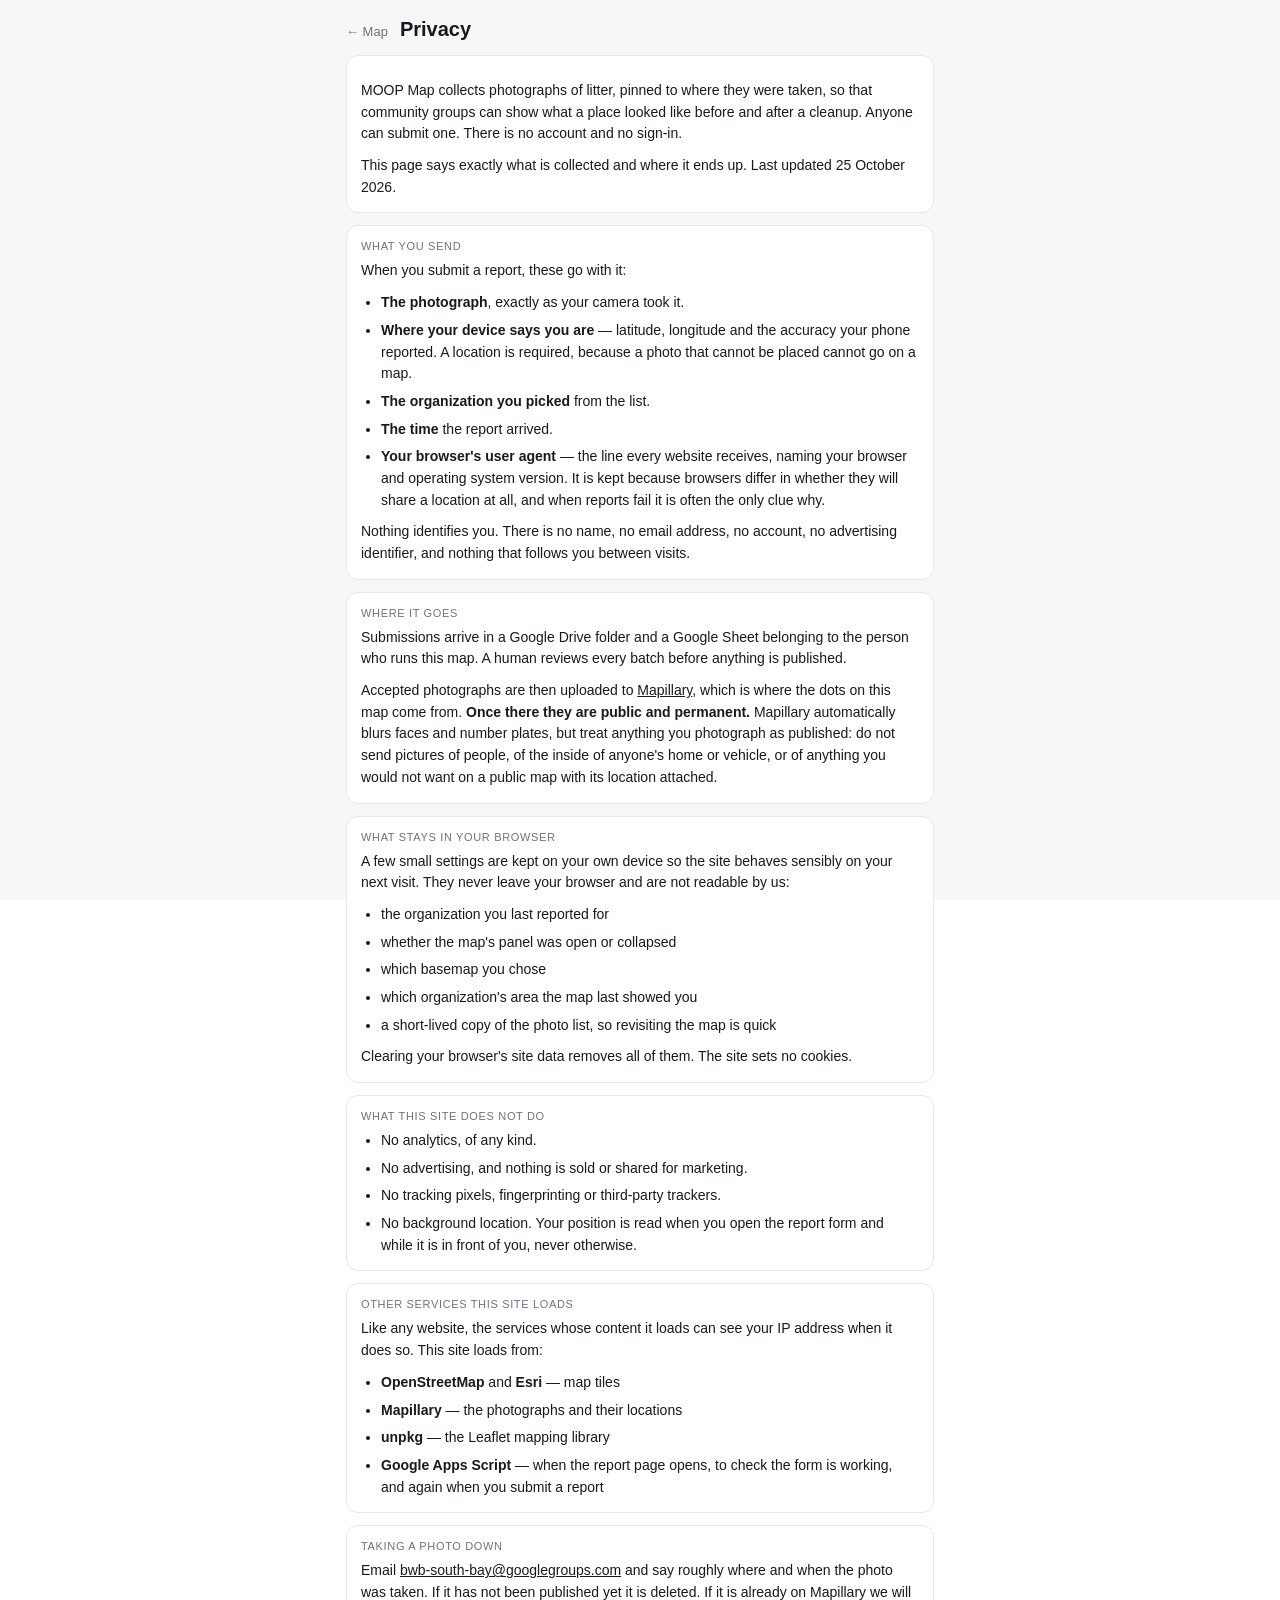
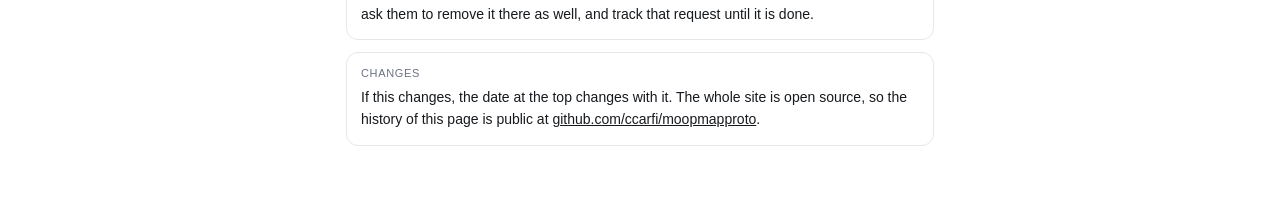
<file: privacy.html>
<!DOCTYPE html>
<html lang="en">
<head>
<meta charset="utf-8">
<meta name="viewport" content="width=device-width, initial-scale=1, viewport-fit=cover">
<title>Privacy — MOOP Map</title>

<link rel="icon" href="data:image/svg+xml,%3Csvg xmlns='http://www.w3.org/2000/svg' viewBox='0 0 32 32'%3E%3Ccircle cx='12' cy='13' r='6' fill='%23E4572E'/%3E%3Ccircle cx='21' cy='21' r='6' fill='%232E86AB'/%3E%3C/svg%3E">
<link rel="stylesheet" href="styles.css">
</head>
<body class="report-page">

<header class="report-header">
  <a class="report-back" href="./">&larr; Map</a>
  <h1>Privacy</h1>
</header>

<main class="report-main">

  <section class="field">
    <p class="prose">MOOP Map collects photographs of litter, pinned to where they
    were taken, so that community groups can show what a place looked like before
    and after a cleanup. Anyone can submit one. There is no account and no sign-in.</p>
    <p class="prose">This page says exactly what is collected and where it ends up.
    Last updated 25 October 2026.</p>
  </section>

  <section class="field">
    <span class="field-label">What you send</span>
    <p class="prose">When you submit a report, these go with it:</p>
    <ul class="prose">
      <li><strong>The photograph</strong>, exactly as your camera took it.</li>
      <li><strong>Where your device says you are</strong> — latitude, longitude and
        the accuracy your phone reported. A location is required, because a photo
        that cannot be placed cannot go on a map.</li>
      <li><strong>The organization you picked</strong> from the list.</li>
      <li><strong>The time</strong> the report arrived.</li>
      <li><strong>Your browser's user agent</strong> — the line every website
        receives, naming your browser and operating system version. It is kept
        because browsers differ in whether they will share a location at all, and
        when reports fail it is often the only clue why.</li>
    </ul>
    <p class="prose">Nothing identifies you. There is no name, no email address, no
    account, no advertising identifier, and nothing that follows you between visits.</p>
  </section>

  <section class="field">
    <span class="field-label">Where it goes</span>
    <p class="prose">Submissions arrive in a Google Drive folder and a Google Sheet
    belonging to the person who runs this map. A human reviews every batch before
    anything is published.</p>
    <p class="prose">Accepted photographs are then uploaded to
    <a href="https://www.mapillary.com/">Mapillary</a>, which is where the dots on
    this map come from. <strong>Once there they are public and permanent.</strong>
    Mapillary automatically blurs faces and number plates, but treat anything you
    photograph as published: do not send pictures of people, of the inside of
    anyone's home or vehicle, or of anything you would not want on a public map
    with its location attached.</p>
  </section>

  <section class="field">
    <span class="field-label">What stays in your browser</span>
    <p class="prose">A few small settings are kept on your own device so the site
    behaves sensibly on your next visit. They never leave your browser and are not
    readable by us:</p>
    <ul class="prose">
      <li>the organization you last reported for</li>
      <li>whether the map's panel was open or collapsed</li>
      <li>which basemap you chose</li>
      <li>which organization's area the map last showed you</li>
      <li>a short-lived copy of the photo list, so revisiting the map is quick</li>
    </ul>
    <p class="prose">Clearing your browser's site data removes all of them. The site
    sets no cookies.</p>
  </section>

  <section class="field">
    <span class="field-label">What this site does not do</span>
    <ul class="prose">
      <li>No analytics, of any kind.</li>
      <li>No advertising, and nothing is sold or shared for marketing.</li>
      <li>No tracking pixels, fingerprinting or third-party trackers.</li>
      <li>No background location. Your position is read when you open the report
        form and while it is in front of you, never otherwise.</li>
    </ul>
  </section>

  <section class="field">
    <span class="field-label">Other services this site loads</span>
    <p class="prose">Like any website, the services whose content it loads can see
    your IP address when it does so. This site loads from:</p>
    <ul class="prose">
      <li><strong>OpenStreetMap</strong> and <strong>Esri</strong> — map tiles</li>
      <li><strong>Mapillary</strong> — the photographs and their locations</li>
      <li><strong>unpkg</strong> — the Leaflet mapping library</li>
      <!-- "only when you submit" was already not true: the report page has
           checked the endpoint's version on load since the build badge
           shipped, and now checks whether it is answering at all (#61). -->
      <li><strong>Google Apps Script</strong> — when the report page opens, to
      check the form is working, and again when you submit a report</li>
    </ul>
  </section>

  <section class="field">
    <span class="field-label">Taking a photo down</span>
    <p class="prose">Email
    <a href="mailto:bwb-south-bay@googlegroups.com">bwb-south-bay@googlegroups.com</a>
    and say roughly where and when the photo was taken. If it has not been published
    yet it is deleted. If it is already on Mapillary we will ask them to remove it
    there as well, and track that request until it is done.</p>
  </section>

  <section class="field">
    <span class="field-label">Changes</span>
    <p class="prose">If this changes, the date at the top changes with it. The whole
    site is open source, so the history of this page is public at
    <a href="https://github.com/ccarfi/moopmapproto">github.com/ccarfi/moopmapproto</a>.</p>
  </section>

</main>

</body>
</html>
</file>
<file: styles.css>
:root {
  --bg: #ffffff;
  --fg: #16191d;
  --muted: #6b7280;
  --line: #e5e7eb;
  --shadow: 0 6px 24px rgba(0, 0, 0, .16);
  --panel-w: 380px;
  --font: -apple-system, BlinkMacSystemFont, "Segoe UI", Roboto, Helvetica, Arial, sans-serif;
  --mono: ui-monospace, SFMono-Regular, Menlo, Consolas, monospace;
}

* { box-sizing: border-box; }

html, body {
  margin: 0;
  height: 100%;
  font-family: var(--font);
  color: var(--fg);
  background: var(--bg);
}

#map {
  position: absolute;
  inset: 0;
  z-index: 0;
}

/* ------------------------------------------------------------------ legend */

.legend {
  position: absolute;
  top: 12px;
  right: 12px;
  z-index: 1000;
  background: var(--bg);
  border: 1px solid var(--line);
  border-radius: 10px;
  box-shadow: var(--shadow);
  padding: 10px 12px;
  min-width: 190px;
  font-size: 13px;
}

.legend-toggle {
  display: flex;
  align-items: center;
  gap: 7px;
  width: 100%;
  border: 0;
  background: none;
  color: var(--fg);
  font-family: inherit;
  font-size: 12px;
  padding: 0;
  cursor: pointer;
}

.legend-icon { flex: none; }

/* No label between them now, so push the chevron to the far side. */
.legend-toggle > .legend-icon { margin-right: auto; }

.legend-chev {
  flex: none;
  color: var(--muted);
  transform: rotate(180deg);
  transition: transform .15s ease;
}

.legend-toggle:focus-visible { outline: 2px solid var(--fg); outline-offset: 3px; }

/* Collapsed: the card shrinks to just its header button. */
.legend.is-collapsed .legend-body { display: none; }

.legend.is-collapsed { min-width: 0; }

.legend.is-collapsed .legend-chev { transform: rotate(0deg); }

.legend-body { margin-top: 9px; }

@media (prefers-reduced-motion: reduce) {
  .legend-chev { transition: none; }
}

.legend-title {
  font-size: 11px;
  text-transform: uppercase;
  letter-spacing: .06em;
  color: var(--muted);
  margin-bottom: 8px;
}

.legend-row {
  display: flex;
  align-items: center;
  gap: 8px;
  padding: 4px 0;
  cursor: pointer;
  user-select: none;
}

.legend-row input { margin: 0; cursor: pointer; }

.legend-toggle-box {
  display: flex;
  align-items: center;
  gap: 8px;
  cursor: pointer;
  flex: none;
}

.swatch {
  width: 12px;
  height: 12px;
  border-radius: 50%;
  border: 1.5px solid #fff;
  box-shadow: 0 0 0 1px rgba(0, 0, 0, .18);
  flex: none;
}

/* A button, because it flies the map to that chapter. Styled as plain text so
   the legend still reads as a legend. */
.legend-label {
  flex: 1;
  min-width: 0;
  white-space: nowrap;
  overflow: hidden;
  text-overflow: ellipsis;
  border: 0;
  background: none;
  padding: 0;
  margin: 0;
  font: inherit;
  color: inherit;
  text-align: left;
  cursor: pointer;
}

.legend-label:hover { text-decoration: underline; }

.legend-label:focus-visible { outline: 2px solid var(--fg); outline-offset: 2px; }

.legend-section {
  margin-top: 10px;
  padding-top: 9px;
  border-top: 1px solid var(--line);
}

.legend-body > :first-child.legend-section {
  margin-top: 0;
  padding-top: 0;
  border-top: 0;
}

#legend-accounts[hidden] + .legend-section {
  margin-top: 0;
  padding-top: 0;
  border-top: 0;
}

.date-row {
  display: flex;
  gap: 6px;
}

.date-field {
  flex: 1;
  /* Without this the field inherits min-width:auto and refuses to shrink below
     the date control's intrinsic width. WebKit reserves a lot of room for a
     native date picker, so on iPhone the value overflows its box and pushes
     the whole legend card wide. */
  min-width: 0;
  display: flex;
  flex-direction: column;
  gap: 3px;
  font-size: 11px;
  color: var(--muted);
  cursor: pointer;
}

.date-field input {
  font-family: inherit;
  font-size: 12px;
  color: var(--fg);
  background: var(--bg);
  border: 1px solid var(--line);
  border-radius: 7px;
  padding: 4px 6px;
  width: 100%;
  min-width: 0;
  max-width: 100%;
  cursor: pointer;
  /* Stops WebKit applying its own chrome and intrinsic sizing to the control. */
  -webkit-appearance: none;
  appearance: none;
  text-align: left;
}

.date-field input:focus-visible { outline: 2px solid var(--fg); outline-offset: 1px; }

.date-foot {
  display: flex;
  align-items: center;
  gap: 8px;
  min-height: 16px;
  margin-top: 6px;
}

.date-note {
  flex: 1;
  font-size: 11px;
  color: var(--muted);
  font-variant-numeric: tabular-nums;
}

.date-note.is-warn { color: #b45309; }

.date-clear {
  border: 1px solid var(--line);
  background: var(--bg);
  color: var(--muted);
  border-radius: 6px;
  padding: 2px 8px;
  font-size: 11px;
  font-family: inherit;
  cursor: pointer;
  flex: none;
}

.date-clear[hidden] { display: none; }

.date-clear:hover { background: #f9fafb; color: var(--fg); }

.basemap-switch {
  display: flex;
  gap: 4px;
}

.basemap-btn {
  flex: 1;
  border: 1px solid var(--line);
  background: var(--bg);
  color: var(--muted);
  border-radius: 7px;
  padding: 5px 8px;
  font-size: 12px;
  font-family: inherit;
  cursor: pointer;
  white-space: nowrap;
}

.basemap-btn:hover { background: #f9fafb; color: var(--fg); }

.basemap-btn.is-active {
  background: var(--fg);
  border-color: var(--fg);
  color: #fff;
}

.basemap-btn:focus-visible { outline: 2px solid var(--fg); outline-offset: 1px; }

/* Aerial imagery is busy — thicken the white outlines so markers stay legible. */
.basemap-dark path.leaflet-interactive { stroke-width: 2.5; }

.basemap-dark .cluster { box-shadow: 0 1px 7px rgba(0, 0, 0, .65); }

.legend-count {
  font-variant-numeric: tabular-nums;
  color: var(--muted);
  font-size: 12px;
  white-space: nowrap;
  flex: none;
}

/* ------------------------------------------------------- loading / banner */

.loading {
  position: absolute;
  top: 12px;
  left: 50%;
  transform: translateX(-50%);
  z-index: 1000;
  display: flex;
  align-items: center;
  gap: 8px;
  background: var(--bg);
  border: 1px solid var(--line);
  border-radius: 999px;
  box-shadow: var(--shadow);
  padding: 7px 14px;
  font-size: 13px;
}

.loading[hidden] { display: none; }

.spinner {
  width: 13px;
  height: 13px;
  border: 2px solid var(--line);
  border-top-color: var(--muted);
  border-radius: 50%;
  animation: spin .7s linear infinite;
  flex: none;
}

@keyframes spin { to { transform: rotate(360deg); } }

@media (prefers-reduced-motion: reduce) {
  .spinner { animation-duration: 2.4s; }
}

.banner {
  position: absolute;
  top: 12px;
  left: 50%;
  transform: translateX(-50%);
  z-index: 1001;
  max-width: min(560px, calc(100vw - 24px));
  display: flex;
  align-items: flex-start;
  gap: 10px;
  background: #fff7ed;
  border: 1px solid #fdba74;
  color: #7c2d12;
  border-radius: 10px;
  box-shadow: var(--shadow);
  padding: 10px 12px;
  font-size: 13px;
  line-height: 1.4;
}

.banner[hidden] { display: none; }

.banner-close {
  background: none;
  border: 0;
  font-size: 18px;
  line-height: 1;
  cursor: pointer;
  color: inherit;
  padding: 0 2px;
}

/* ----------------------------------------------------------- overlay card */

.overlay {
  position: absolute;
  inset: 0;
  z-index: 1200;
  display: grid;
  place-items: center;
  background: rgba(255, 255, 255, .72);
  padding: 24px;
}

.overlay[hidden] { display: none; }

.overlay-card {
  background: var(--bg);
  border: 1px solid var(--line);
  border-radius: 12px;
  box-shadow: var(--shadow);
  padding: 20px 22px;
  max-width: 440px;
  text-align: center;
}

.overlay-card h2 { margin: 0 0 8px; font-size: 17px; }

.overlay-card p {
  margin: 0 0 14px;
  font-size: 13.5px;
  line-height: 1.5;
  color: var(--muted);
  overflow-wrap: anywhere;
}

.btn {
  display: inline-block;
  background: var(--fg);
  color: #fff;
  border: 0;
  border-radius: 8px;
  padding: 9px 16px;
  font-size: 13px;
  font-family: inherit;
  cursor: pointer;
  text-decoration: none;
}

.btn[hidden] { display: none; }

.btn:hover { opacity: .88; }

/* ------------------------------------------------------------------ panel */

.panel {
  position: absolute;
  top: 0;
  right: 0;
  bottom: 0;
  width: var(--panel-w);
  z-index: 1100;
  background: var(--bg);
  border-left: 1px solid var(--line);
  box-shadow: var(--shadow);
  overflow-y: auto;
  -webkit-overflow-scrolling: touch;
}

.panel[hidden] { display: none; }

.panel-close {
  position: absolute;
  top: 8px;
  right: 8px;
  z-index: 2;
  width: 30px;
  height: 30px;
  border-radius: 50%;
  border: 0;
  background: rgba(0, 0, 0, .55);
  color: #fff;
  font-size: 20px;
  line-height: 1;
  cursor: pointer;
}

.panel-body { padding-bottom: 20px; }

.photo {
  position: relative;
  background: #f3f4f6;
  min-height: 180px;
  display: grid;
  place-items: center;
}

.photo img {
  display: block;
  width: 100%;
  height: auto;
  opacity: 0;
  transition: opacity .2s ease;
}

.photo img.loaded { opacity: 1; }

.photo img.loaded { cursor: zoom-in; }

.photo-zoom {
  position: absolute;
  right: 10px;
  bottom: 10px;
  width: 34px;
  height: 34px;
  display: grid;
  place-items: center;
  border: 0;
  border-radius: 8px;
  background: rgba(0, 0, 0, .58);
  color: #fff;
  cursor: pointer;
  padding: 0;
  -webkit-backdrop-filter: blur(3px);
  backdrop-filter: blur(3px);
}

.photo-zoom[hidden] { display: none; }

.photo-zoom:hover { background: rgba(0, 0, 0, .78); }

.photo-zoom:focus-visible { outline: 2px solid #fff; outline-offset: 2px; }

.photo-status {
  position: absolute;
  inset: 0;
  display: grid;
  place-items: center;
  font-size: 13px;
  color: var(--muted);
  padding: 16px;
  text-align: center;
}

.badge-wrap { padding: 14px 16px 0; }

.badge {
  display: inline-block;
  color: #fff;
  border-radius: 999px;
  padding: 4px 11px;
  font-size: 12px;
  font-weight: 600;
}

.rows { padding: 12px 16px 4px; }

.row {
  display: grid;
  grid-template-columns: 92px 1fr;
  gap: 10px;
  padding: 7px 0;
  border-bottom: 1px solid var(--line);
  font-size: 13px;
  align-items: baseline;
}

.row-label { color: var(--muted); }

.row-value { overflow-wrap: anywhere; }

.seq { display: flex; align-items: center; gap: 8px; }

.seq code {
  font-family: var(--mono);
  font-size: 12px;
  background: #f3f4f6;
  border-radius: 5px;
  padding: 2px 6px;
}

.copy {
  border: 1px solid var(--line);
  background: var(--bg);
  border-radius: 6px;
  padding: 3px 8px;
  font-size: 11px;
  font-family: inherit;
  cursor: pointer;
  flex: none;
}

.copy:hover { background: #f9fafb; }

.link { margin: 14px 16px 0; }

/* ---------------------------------------------------------------- markers */

.cluster-wrap { background: none; border: 0; }

.cluster {
  width: 100%;
  height: 100%;
  border-radius: 50%;
  display: grid;
  place-items: center;
  color: #fff;
  font-size: 12px;
  font-weight: 600;
  border: 2px solid #fff;
  box-shadow: 0 1px 5px rgba(0, 0, 0, .35);
}

/* ------------------------------------------------------------- full screen */

.lightbox {
  position: fixed;
  inset: 0;
  z-index: 2000;
  background: rgba(0, 0, 0, .93);
}

.lightbox[hidden] { display: none; }

/* Scroll container: at fit size nothing scrolls, but zoomed in this is what
   lets you pan around a 4032px photo on a phone. */
.lightbox-stage {
  position: absolute;
  inset: 0;
  overflow: auto;
  display: grid;
  place-items: center;
  padding: 16px;
  -webkit-overflow-scrolling: touch;
  overscroll-behavior: contain;
}

/* Fit mode: whole photo visible.
   Viewport units, not percentages: a percentage max-height against an
   auto-sized grid track is circular, so the browser ignores it and tall
   photos overflow a short window. The 32px matches .lightbox-stage's padding. */
.lightbox img {
  max-width: calc(100vw - 32px);
  max-height: calc(100vh - 32px);
  width: auto;
  height: auto;
  object-fit: contain;
  cursor: zoom-in;
}

@supports (height: 100dvh) {
  /* dvh tracks the mobile URL bar showing and hiding. */
  .lightbox img { max-height: calc(100dvh - 32px); }
}

/* Zoomed: actual pixels, panned by scrolling the stage. Fitting a landscape
   photo to a portrait phone can render it smaller than the sidebar did, so
   this is what actually delivers "more detail" on mobile. */
.lightbox.zoomed .lightbox-stage { place-items: start; }

.lightbox.zoomed img {
  max-width: none;
  max-height: none;
  cursor: zoom-out;
}

.lightbox-close {
  position: fixed;
  top: calc(12px + env(safe-area-inset-top));
  right: calc(12px + env(safe-area-inset-right));
  z-index: 1;
  width: 42px;
  height: 42px;
  border-radius: 50%;
  border: 0;
  background: rgba(255, 255, 255, .16);
  color: #fff;
  font-size: 26px;
  line-height: 1;
  cursor: pointer;
  -webkit-backdrop-filter: blur(3px);
  backdrop-filter: blur(3px);
}

.lightbox-close:hover { background: rgba(255, 255, 255, .28); }

.lightbox-close:focus-visible { outline: 2px solid #fff; outline-offset: 2px; }

.lightbox-hint {
  position: fixed;
  left: 50%;
  bottom: calc(14px + env(safe-area-inset-bottom));
  transform: translateX(-50%);
  color: rgba(255, 255, 255, .72);
  font-size: 12px;
  pointer-events: none;
}

.lightbox-hint:empty { display: none; }

/* Stop the page behind the photo from scrolling on touch devices. */
body.lightbox-open { overflow: hidden; }

/* ----------------------------------------------------------- small screens */

@media (max-width: 767px) {
  .panel {
    top: auto;
    left: 0;
    right: 0;
    bottom: 0;
    width: auto;
    height: 70vh;
    height: 70dvh;
    border-left: 0;
    border-top: 1px solid var(--line);
    border-radius: 14px 14px 0 0;
  }

  .legend {
    top: 8px;
    right: 8px;
    padding: 8px 10px;
    min-width: 0;
    font-size: 12px;
  }

  .row { grid-template-columns: 84px 1fr; }
}

@media (max-width: 520px) {
  /* Two native date controls side by side don't fit a phone-width legend card
     once WebKit has had its say, so stack them and let each have the full
     width. Costs ~30px of height and removes the overflow entirely. */
  .date-row { flex-direction: column; gap: 5px; }

  .legend { max-width: calc(100vw - 16px); }
}

/* ============================================================== report page */

.report-page {
  background: #f7f7f8;
  min-height: 100%;
}

.report-header {
  display: flex;
  align-items: baseline;
  gap: 12px;
  flex-wrap: wrap;
  max-width: 620px;
  margin: 0 auto;
  padding: 18px 16px 0;
}

.report-header h1 {
  margin: 0;
  font-size: 20px;
}

.report-back {
  color: var(--muted);
  text-decoration: none;
  font-size: 13px;
}

.report-back:hover { color: var(--fg); }

.report-main {
  max-width: 620px;
  margin: 0 auto;
  padding: 14px 16px 40px;
}

.field {
  background: var(--bg);
  border: 1px solid var(--line);
  border-radius: 12px;
  padding: 14px;
  margin-bottom: 12px;
}

.field-label {
  display: block;
  font-size: 11px;
  text-transform: uppercase;
  letter-spacing: .06em;
  color: var(--muted);
  margin-bottom: 8px;
}

.field-input {
  width: 100%;
  min-width: 0;
  font-family: inherit;
  /* 16px keeps iOS from zooming the page when a control takes focus. */
  font-size: 16px;
  color: var(--fg);
  background: var(--bg);
  border: 1px solid var(--line);
  border-radius: 8px;
  padding: 9px 10px;
}

select.field-input { -webkit-appearance: none; appearance: none; cursor: pointer; }

.field-hint {
  margin: 8px 0 0;
  font-size: 12.5px;
  line-height: 1.45;
  color: var(--muted);
}

/* Honeypot: off-screen rather than display:none, which some bots skip. */
.hp {
  position: absolute;
  left: -9999px;
  width: 1px;
  height: 1px;
  overflow: hidden;
}

.mini-map {
  height: 220px;
  border-radius: 9px;
  border: 1px solid var(--line);
  overflow: hidden;
}

.file-list {
  list-style: none;
  margin: 10px 0 0;
  padding: 0;
}

.file-row {
  display: flex;
  align-items: center;
  gap: 8px;
  padding: 7px 0;
  border-top: 1px solid var(--line);
  font-size: 13px;
}

.file-name {
  flex: 1;
  min-width: 0;
  overflow: hidden;
  text-overflow: ellipsis;
  white-space: nowrap;
}

.file-status {
  flex: none;
  color: var(--muted);
  font-size: 12px;
}

.file-row.is-sent .file-status { color: #15803d; }

.file-row.is-failed .file-status,
.file-row.is-too-big .file-status,
.file-row.is-bad-type .file-status { color: #b91c1c; }

.file-retry {
  flex: none;
  border: 1px solid var(--line);
  background: var(--bg);
  border-radius: 6px;
  padding: 3px 8px;
  font-size: 11px;
  font-family: inherit;
  cursor: pointer;
}

.btn-primary {
  width: 100%;
  padding: 13px;
  font-size: 15px;
  border-radius: 10px;
}

.btn-primary:disabled {
  background: #d1d5db;
  cursor: not-allowed;
}

/* Sending is not the same state as "you cannot submit yet", and it should stop
   borrowing its costume. :disabled above is white text on #d1d5db — about
   1.5:1, against the 4.5:1 WCAG asks for. The one moment this button has
   something to say was the moment it said it least legibly.

   So while sending it keeps the primary fill (white on near-black, ~15:1) and
   stays disabled only to block a second submit. The progress fill is a
   gradient with a hard stop rather than a child element, because the send
   handler writes the button's textContent and would wipe any children. */
.btn-primary.is-sending,
.btn-primary.is-sending:disabled {
  background-color: var(--fg);
  background-image: linear-gradient(
    to right,
    rgba(255, 255, 255, .24) var(--fill, 0%),
    rgba(255, 255, 255, 0) var(--fill, 0%));
  color: #fff;
  cursor: progress;
}

.btn-secondary {
  margin-top: 10px;
  background: var(--bg);
  color: var(--fg);
  border: 1px solid var(--line);
}

.btn-secondary:hover { background: #f9fafb; }

.notice {
  border-radius: 9px;
  padding: 10px 12px;
  font-size: 13px;
  line-height: 1.45;
  margin-bottom: 12px;
}

.notice.is-warn {
  background: #fff7ed;
  border: 1px solid #fdba74;
  color: #7c2d12;
}

.notice[hidden] { display: none; }

.result {
  border-radius: 12px;
  padding: 16px;
  margin-top: 14px;
  font-size: 14px;

  /* The action goes first visually, the message after it.
     On a phone this block lands at the very bottom of a long form, so
     whatever is last in it falls below the fold — measured at 43px for the
     button. Putting the button at the top of the block keeps it whole, and
     lets the heading peek up instead.
     Done with `order` rather than by reordering the DOM so a screen reader
     still hears "Photo sent" before it is offered the next action. Safe
     because the block holds exactly one focusable element, so visual and
     focus order cannot disagree. */
  display: flex;
  flex-direction: column;
  align-items: stretch;
}

.result .btn { order: -1; margin-bottom: 12px; }

.result p { margin: 6px 0 0; line-height: 1.5; }

.result.is-ok { background: #f0fdf4; border: 1px solid #86efac; color: #14532d; }

.result.is-warn { background: #fff7ed; border: 1px solid #fdba74; color: #7c2d12; }

.result[hidden] { display: none; }

/* The "Send another photo" button inside the confirmation. */
.result .btn { width: 100%; }

.file-pick { display: flex; align-items: center; gap: 10px; flex-wrap: wrap; }
.file-pick-btn { flex: none; margin: 0; cursor: pointer; }
.file-pick-name {
  font-size: 14px; color: var(--muted); word-break: break-word; min-width: 0;
}

/* Visually hidden, deliberately not display:none — that would take the input
   out of the tab order and strand keyboard users with a button they cannot
   reach. */
.file-input-hidden {
  position: absolute; width: 1px; height: 1px; padding: 0; margin: -1px;
  overflow: hidden; clip: rect(0 0 0 0); white-space: nowrap; border: 0;
}

/* The real focus lands on the invisible input, so the visible button has to
   show it instead. */
.file-pick:focus-within .file-pick-btn {
  outline: 2px solid var(--fg); outline-offset: 2px;
}

.field-hint.is-hint { color: var(--warn, #b45309); }

/* The location notice carries steps now, not a sentence. Numbered, because
   the order matters and people follow them one-handed while standing up. */
#loc-help p { margin: 0; }
#loc-help strong { display: block; margin-top: 10px; }
#loc-help ol { margin: 6px 0 0; padding-left: 20px; }
#loc-help li { margin: 3px 0; line-height: 1.45; }

/* The map is not a target until the device has had its turn. Dimmed and
   inert, so "waiting" and "ready" are not the same picture. */
.mini-map.is-waiting { opacity: .55; }
.mini-map.is-waiting .leaflet-container { cursor: default; }

.btn-link {
  background: none; border: none; padding: 6px 0; text-decoration: underline;
  color: var(--muted); font-size: 13px; cursor: pointer; display: block;
}
.btn-link:hover { color: var(--fg); }
.btn-link[hidden] { display: none; }

.disagree-row {
  display: flex; gap: 8px; margin-top: 10px; flex-wrap: wrap;
}
/* Neither answer is preselected — the phone is sometimes the one that's wrong. */
.disagree-row .btn { flex: 1 1 auto; min-width: 140px; }
#geo-disagree p { margin: 0; }

/* Sits inside the Photo card now (#42), so it needs its own separation from
   the picker above it — previously the gap came from being a block of its own
   between two cards. */
#submit-area { margin-top: 14px; }

/* Empty far more often than not now (#44), and an empty <p> still carries its
   margin — which would leave a gap under the button for nothing. */
#submit-note:empty { display: none; }

#submit-area[hidden] { display: none; }

/* Stand the form down once a report is sent: still readable, so someone can
   check the pin they just sent, but plainly no longer the live thing. */
#report-form.is-done .field { opacity: .55; }

.report-link {
  display: block;
  text-align: center;
  background: var(--fg);
  color: #fff;
  text-decoration: none;
  border-radius: 8px;
  padding: 8px;
  font-size: 12px;
}

.report-link:hover { opacity: .88; }

.field-required {
  font-style: normal;
  color: #b45309;
  letter-spacing: 0;
  text-transform: none;
  font-size: 11px;
}

.notice { margin-top: 10px; margin-bottom: 0; }

/* Report form on a phone: keep "Send photo" above the fold.
 *
 * Must live at the end of the file. The base .mini-map rule is declared later
 * than the earlier @media block, and at equal specificity the last declaration
 * wins — so an override placed further up is silently ignored.
 *
 * Shortening every line of microcopy to one line was not enough on its own;
 * the map is the single biggest consumer of vertical space here, and 150px is
 * still ample for confirming or dragging a pin. */
@media (max-width: 520px) {
  .mini-map { height: 150px; }

  .report-header { padding-top: 12px; }

  .field { padding: 12px; margin-bottom: 10px; }

  .report-main { padding-top: 10px; }
}

/* ----------------------------------------------------------------- version */

/* Deliberately quiet while everything is current — it is only ever consulted
   on purpose. It stops being quiet the moment the build is stale, which is
   the one time it has something to say. */
.version {
  font-size: 11px;
  line-height: 1.4;
  color: var(--muted);
}

.version[hidden] { display: none; }

.version-btn {
  font: inherit;
  color: inherit;
  background: none;
  border: 0;
  padding: 4px 6px;
  margin: 0;
  cursor: pointer;
  border-radius: 6px;
  font-variant-numeric: tabular-nums;
}

.version-btn:hover { color: var(--fg); }

.version-detail {
  padding: 2px 6px 4px;
  font-variant-numeric: tabular-nums;
}

.version-detail[hidden] { display: none; }

.version-row {
  display: flex;
  gap: 6px;
  white-space: nowrap;
}

.version-key { opacity: .7; }

/* In the page flow at the foot of the report form. */
.version-page {
  margin: 22px 0 0;
  text-align: right;
}

.version-page .version-detail { text-align: right; }
.version-page .version-row { justify-content: flex-end; }

/* Stale. Loud enough to notice on a phone in daylight, because at this point
   nothing else on the page can be trusted to be what you just deployed. */
.version.is-stale {
  background: #fff7ed;
  border: 1px solid #fdba74;
  border-radius: 8px;
}

.version.is-stale .version-btn {
  color: #7c2d12;
  font-size: 12px;
  font-weight: 600;
  padding: 8px 10px;
}

.version.is-stale .version-btn[disabled] { opacity: .6; cursor: default; }

/* version.js moves this to the top of the page when it goes stale, so here it
   only has to stop looking like a footnote. Sticking it to the viewport bottom
   was tried first and put it over the send button. */
.version-page.is-stale {
  margin: 0 0 16px;
  text-align: center;
}

/* Non-interactive variant, for when the backend could not be reached and there
   is nothing to expand into. Matches the button's padding so the two look
   identical in place. */
.version-label { display: inline-block; padding: 4px 6px; font-variant-numeric: tabular-nums; }

/* The chosen photo, shown in place of the picker (#43). */
.file-thumb {
  display: flex;
  align-items: center;
  gap: 10px;
  margin: 0;
  cursor: pointer;
}

.file-thumb img {
  display: block;
  width: 56px;
  height: 56px;
  object-fit: cover;
  border-radius: 8px;
  border: 1px solid var(--line);
  background: #f3f4f6;
}

.file-thumb-change {
  font-size: 13px;
  color: var(--muted);
  text-decoration: underline;
}

.file-thumb:hover .file-thumb-change { color: var(--fg); }

/* [hidden] is a UA rule at low specificity, and .btn sets display, so it wins
   and the button stays on screen next to the thumbnail that replaced it. */
.file-thumb[hidden],
.file-pick-btn[hidden],
.file-pick-name[hidden] { display: none; }

/* ----------------------------------------------------------------- prose */

/* Running text, which the rest of this site has almost none of — every other
   page is controls. Only privacy.html uses it. */
.prose {
  font-size: 14px;
  line-height: 1.55;
  color: var(--fg);
  margin: 10px 0 0;
}

.field-label + .prose { margin-top: 8px; }

ul.prose { padding-left: 20px; }
ul.prose li { margin-bottom: 6px; }
ul.prose li:last-child { margin-bottom: 0; }

.prose a { color: inherit; }

/* On the form, because that is where the photo and the location are handed
   over — not tucked somewhere only a lawyer would look. */
.privacy-link {
  margin: 18px 0 0;
  text-align: center;
  font-size: 13px;
}

.privacy-link a { color: var(--muted); }
.privacy-link a:hover { color: var(--fg); }
</file>
